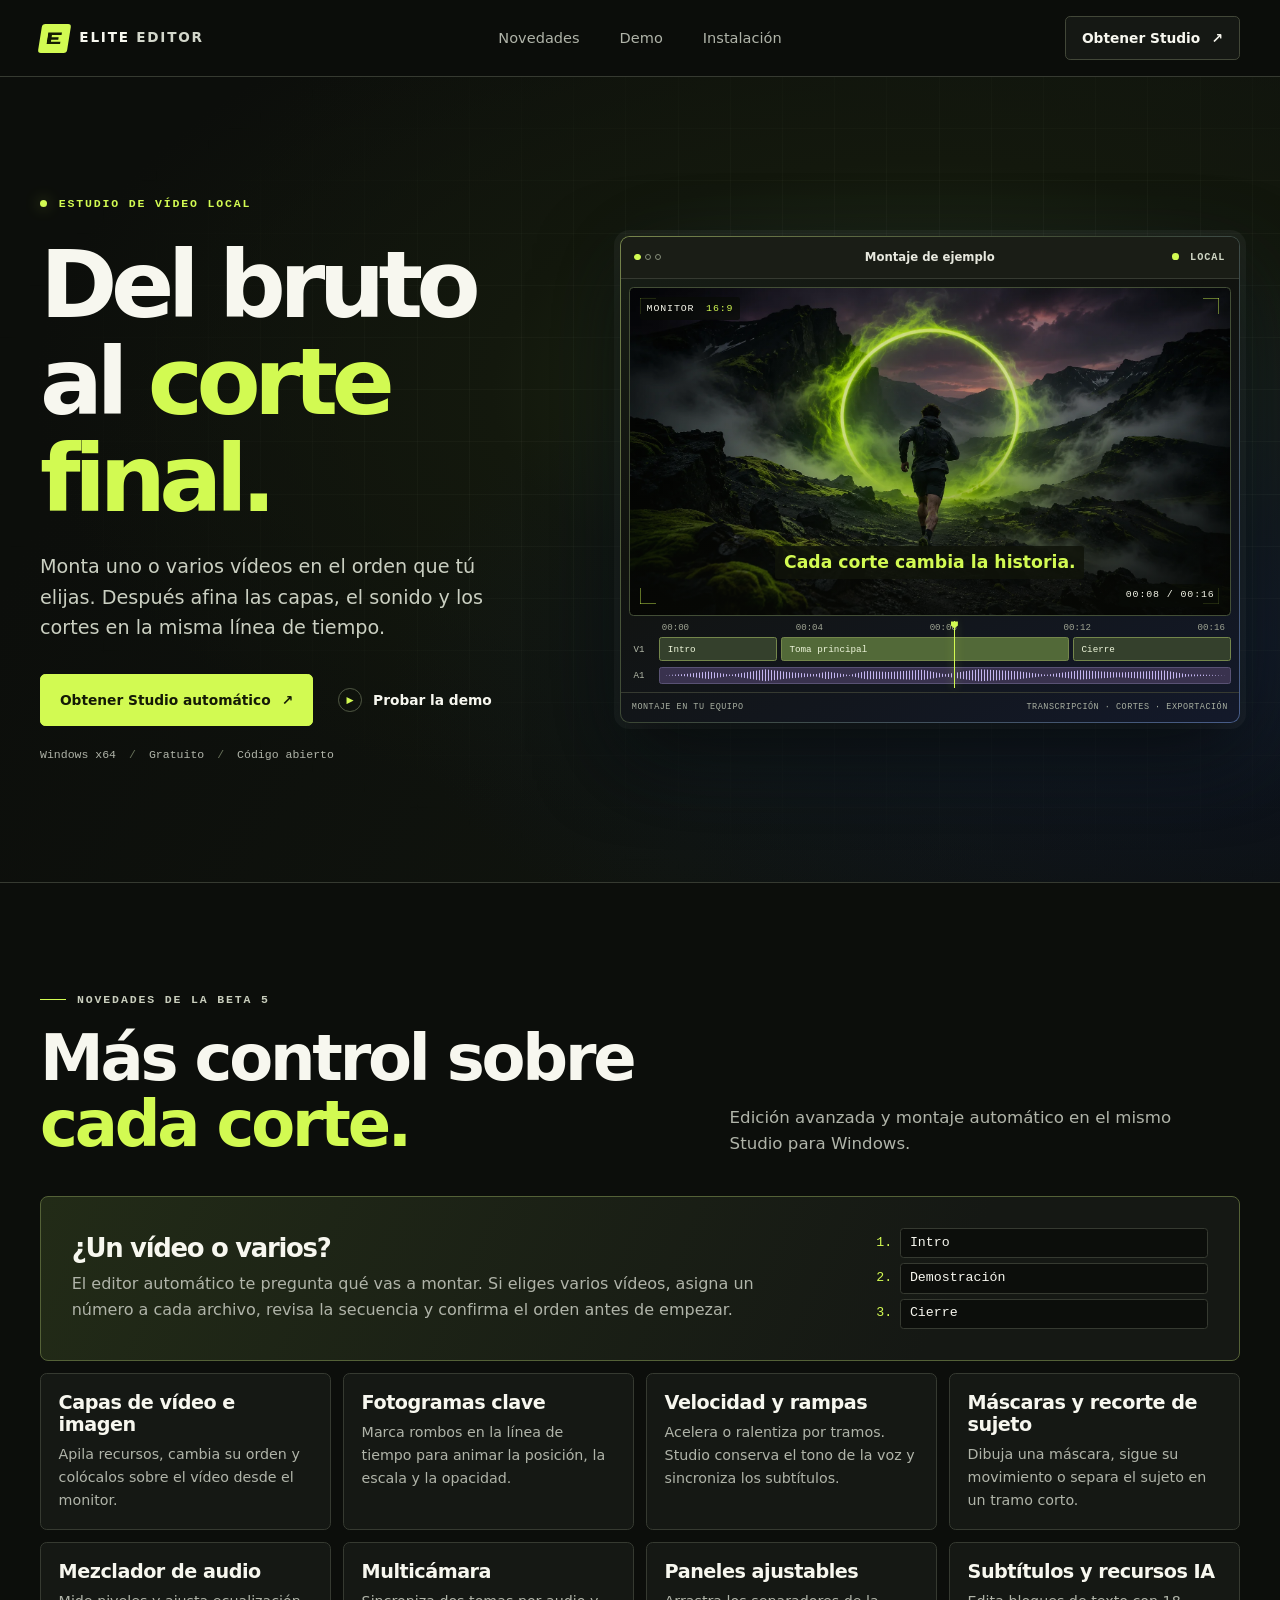
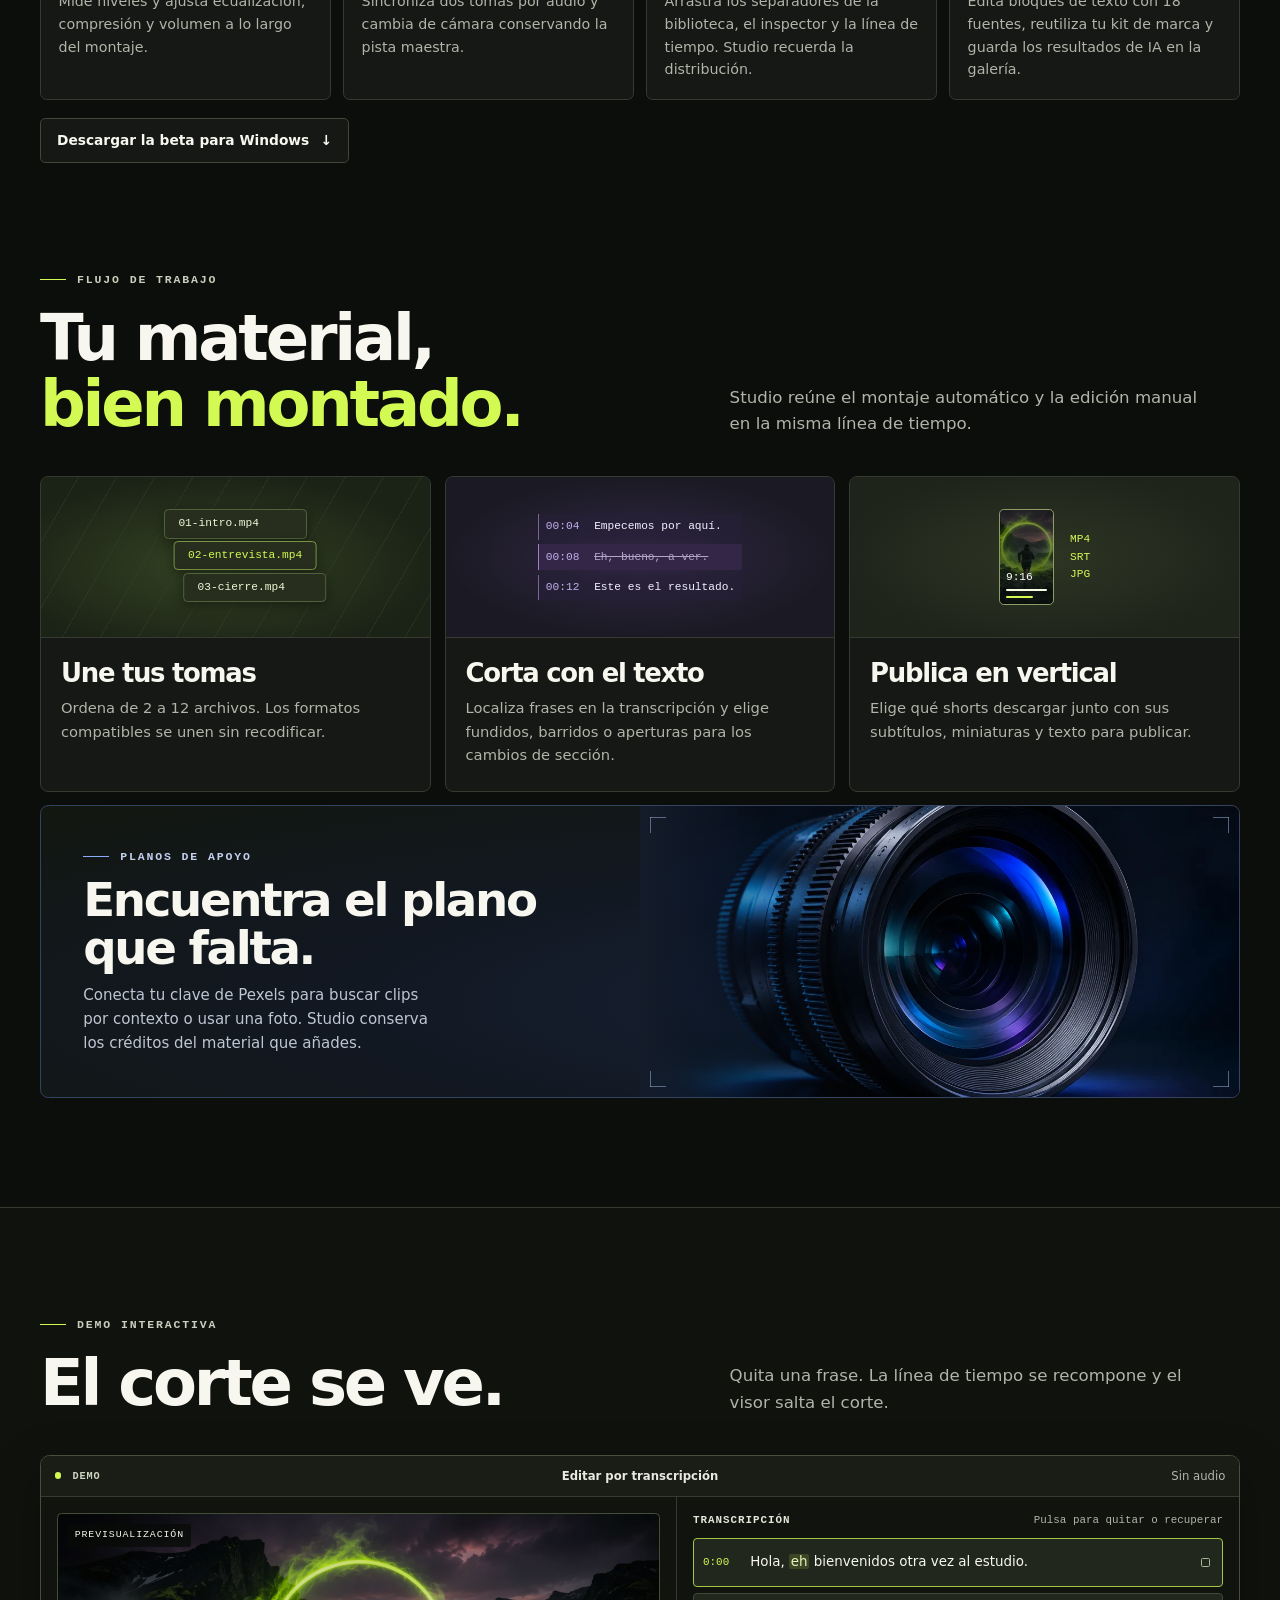
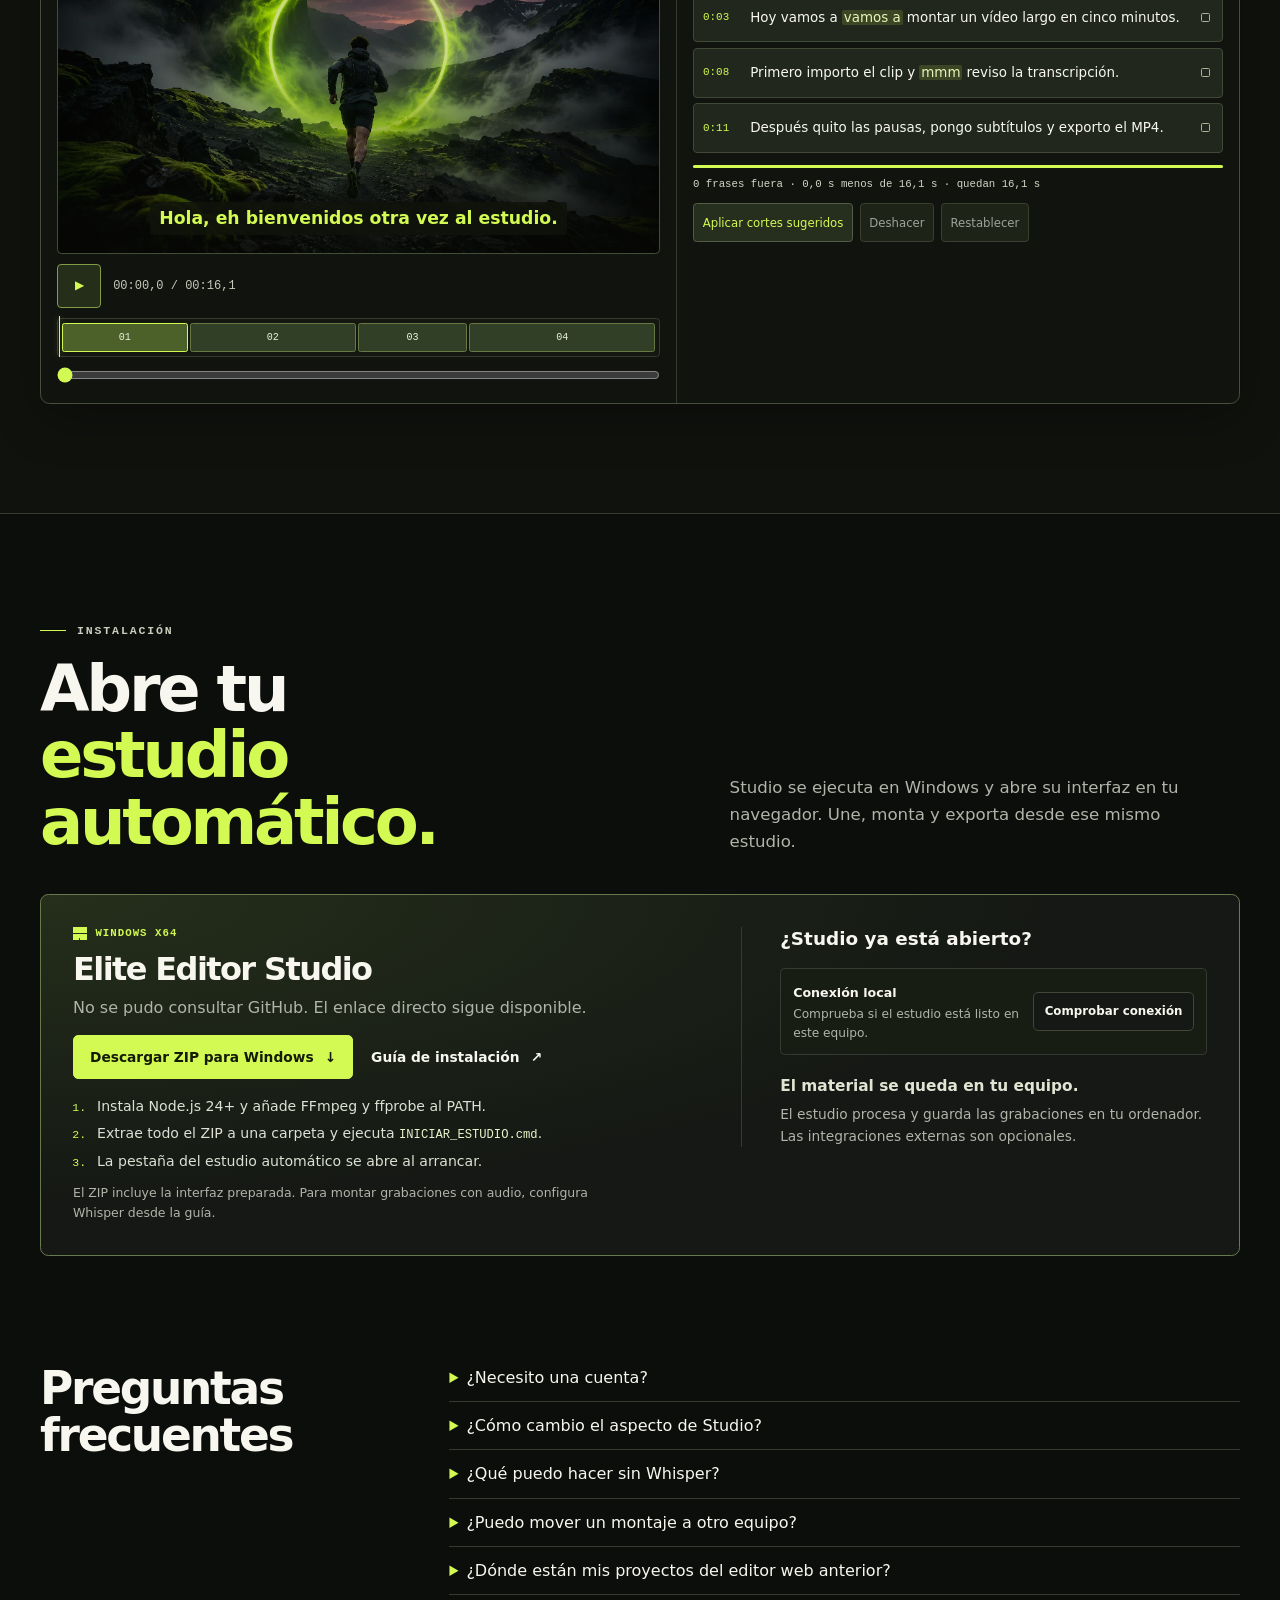
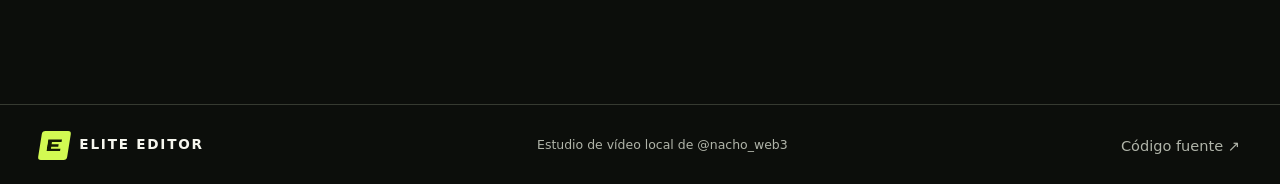
<file: index.html>
<!DOCTYPE html>
<html lang="es">
<head>
	<meta charset="utf-8">
	<meta name="viewport" content="width=device-width, initial-scale=1">
	<title>Elite Editor Studio | Edición de vídeo local</title>
	<meta name="description" content="Edita con capas, fotogramas clave y multicámara, o monta automáticamente uno o varios vídeos. Elite Editor Studio es gratuito y funciona en tu equipo.">
	<meta name="theme-color" content="#0c0e0b">
	<link rel="canonical" href="https://nachoweb3.github.io/elite-editor-landing/">
	<link rel="icon" href="assets/elite-mark.svg" type="image/svg+xml">
	<link rel="manifest" href="site.webmanifest">
	<meta property="og:type" content="website">
	<meta property="og:title" content="Elite Editor Studio">
	<meta property="og:description" content="Del bruto al corte final, en tu equipo.">
	<meta property="og:url" content="https://nachoweb3.github.io/elite-editor-landing/">
	<meta property="og:image" content="https://nachoweb3.github.io/elite-editor-landing/assets/elite-orbit.webp">
	<meta name="twitter:card" content="summary_large_image">
	<link rel="stylesheet" href="assets/landing-orbit.css?v=4.2">
	<script src="assets/landing-app.js?v=orbit-4.1" defer></script>
</head>
<body>
	<a class="skip-link" href="#contenido">Saltar al contenido</a>
	<header class="site-header" id="inicio">
		<div class="wrap header-inner">
			<a class="wordmark" href="#inicio" aria-label="Elite Editor Studio, inicio"><span class="brand-mark" aria-hidden="true"></span><span>ELITE<span class="wordmark-editor"> EDITOR</span></span></a>
			<nav class="lp-links" aria-label="Navegación principal">
				<a href="#novedades">Novedades</a><a href="#demo">Demo</a><a href="#instalar">Instalación</a>
			</nav>
			<a class="btn btn-outline header-launch" href="#abrir-editor" data-studio-entry data-open-label="Abrir Studio"><span data-studio-entry-label>Obtener Studio</span> <span aria-hidden="true">↗</span></a>
			<button type="button" class="lp-menu-btn" aria-controls="lp-mobile-menu" aria-expanded="false" aria-label="Abrir menú de navegación"><span></span><span></span></button>
		</div>
		<nav class="mobile-menu" id="lp-mobile-menu" aria-label="Navegación móvil" hidden>
			<a href="#novedades">Novedades</a><a href="#demo">Demo interactiva</a><a href="#instalar">Instalación</a><a href="#abrir-editor" data-studio-entry data-open-label="Abrir Studio automático"><span data-studio-entry-label>Obtener Studio automático</span> <span aria-hidden="true">↗</span></a>
		</nav>
	</header>
	<main id="contenido" tabindex="-1">
		<section class="hero" aria-labelledby="hero-title">
			<div class="wrap hero-grid">
				<div class="hero-copy">
					<p class="eyebrow"><span class="signal" aria-hidden="true"></span> Estudio de vídeo local</p>
					<h1 id="hero-title">Del bruto<br>al <em>corte final.</em></h1>
					<p class="hero-description">Monta uno o varios vídeos en el orden que tú elijas. Después afina las capas, el sonido y los cortes en la misma línea de tiempo.</p>
					<div class="hero-actions">
						<a class="btn btn-primary" href="#abrir-editor" data-studio-entry data-open-label="Abrir Studio automático"><span data-studio-entry-label>Obtener Studio automático</span> <span aria-hidden="true">↗</span></a>
						<a class="btn btn-text" href="#demo"><span class="play-icon" aria-hidden="true">▶</span> Probar la demo</a>
					</div>
					<p class="hero-meta">Windows x64 <span aria-hidden="true">/</span> Gratuito <span aria-hidden="true">/</span> Código abierto</p>
				</div>
				<figure class="hero-studio" aria-label="Vista ilustrativa del monitor y la línea de tiempo de Elite Editor Studio">
					<div class="studio-bar">
						<span class="window-pips" aria-hidden="true"><i></i><i></i><i></i></span>
						<b>Montaje de ejemplo</b>
						<span class="studio-local"><i></i> LOCAL</span>
					</div>
					<div class="studio-frame">
						<div class="hero-monitor" role="img" aria-label="Fotograma de ejemplo. Una persona corre hacia un círculo luminoso entre montañas.">
							<span class="view-label">MONITOR <span>16:9</span></span>
							<span class="monitor-caption">Cada corte cambia la historia.</span>
							<span class="monitor-time">00:08 / 00:16</span>
						</div>
						<div class="hero-timeline" aria-hidden="true">
							<div class="ruler"><span>00:00</span><span>00:04</span><span>00:08</span><span>00:12</span><span>00:16</span></div>
							<div class="track"><span>V1</span><i class="clip clip-a">Intro</i><i class="clip clip-b">Toma principal</i><i class="clip clip-c">Cierre</i></div>
							<div class="track track-audio"><span>A1</span><i class="clip clip-audio"></i></div>
							<div class="hero-playhead"></div>
						</div>
					</div>
					<figcaption><span>MONTAJE EN TU EQUIPO</span><span>TRANSCRIPCIÓN · CORTES · EXPORTACIÓN</span></figcaption>
				</figure>
			</div>
		</section>

		<section class="section wrap release-section" id="novedades" aria-labelledby="release-heading">
			<div class="section-heading">
				<p class="eyebrow eyebrow-muted">Novedades de la beta 5</p>
				<h2 id="release-heading">Más control sobre <em>cada corte.</em></h2>
				<p>Edición avanzada y montaje automático en el mismo Studio para Windows.</p>
			</div>
			<div class="release-automatic">
				<div>
					<h3>¿Un vídeo o varios?</h3>
					<p>El editor automático te pregunta qué vas a montar. Si eliges varios vídeos, asigna un número a cada archivo, revisa la secuencia y confirma el orden antes de empezar.</p>
				</div>
				<ol aria-label="Ejemplo de orden de montaje">
					<li>Intro</li><li>Demostración</li><li>Cierre</li>
				</ol>
			</div>
			<ul class="release-grid">
				<li><h3>Capas de vídeo e imagen</h3><p>Apila recursos, cambia su orden y colócalos sobre el vídeo desde el monitor.</p></li>
				<li><h3>Fotogramas clave</h3><p>Marca rombos en la línea de tiempo para animar la posición, la escala y la opacidad.</p></li>
				<li><h3>Velocidad y rampas</h3><p>Acelera o ralentiza por tramos. Studio conserva el tono de la voz y sincroniza los subtítulos.</p></li>
				<li><h3>Máscaras y recorte de sujeto</h3><p>Dibuja una máscara, sigue su movimiento o separa el sujeto en un tramo corto.</p></li>
				<li><h3>Mezclador de audio</h3><p>Mide niveles y ajusta ecualización, compresión y volumen a lo largo del montaje.</p></li>
				<li><h3>Multicámara</h3><p>Sincroniza dos tomas por audio y cambia de cámara conservando la pista maestra.</p></li>
				<li><h3>Paneles ajustables</h3><p>Arrastra los separadores de la biblioteca, el inspector y la línea de tiempo. Studio recuerda la distribución.</p></li>
				<li><h3>Subtítulos y recursos IA</h3><p>Edita bloques de texto con 18 fuentes, reutiliza tu kit de marca y guarda los resultados de IA en la galería.</p></li>
			</ul>
			<a class="btn btn-outline" href="#instalar">Descargar la beta para Windows <span aria-hidden="true">↓</span></a>
		</section>

		<section class="section wrap tool-section" id="funciones">
			<div class="section-heading">
				<p class="eyebrow eyebrow-muted">Flujo de trabajo</p>
				<h2>Tu material,<br><em>bien montado.</em></h2>
				<p>Studio reúne el montaje automático y la edición manual en la misma línea de tiempo.</p>
			</div>
			<div class="tools-grid" id="como">
				<article class="tool-card">
					<div class="card-graphic stack-graphic" aria-hidden="true"><span>01-intro.mp4</span><span>02-entrevista.mp4</span><span>03-cierre.mp4</span></div>
					<div class="tool-copy"><h3>Une tus tomas</h3><p>Ordena de 2 a 12 archivos. Los formatos compatibles se unen sin recodificar.</p></div>
				</article>
				<article class="tool-card">
					<div class="card-graphic transcript-graphic" aria-hidden="true"><span><i>00:04</i> Empecemos por aquí.</span><span><i>00:08</i> <s>Eh, bueno, a ver.</s></span><span><i>00:12</i> Este es el resultado.</span></div>
					<div class="tool-copy"><h3>Corta con el texto</h3><p>Localiza frases en la transcripción y elige fundidos, barridos o aperturas para los cambios de sección.</p></div>
				</article>
				<article class="tool-card" id="auto-shorts">
					<div class="card-graphic shorts-graphic" aria-hidden="true"><div><span>9:16</span><i></i><i></i></div><div><span>MP4</span><span>SRT</span><span>JPG</span></div></div>
					<div class="tool-copy" id="creadores"><h3>Publica en vertical</h3><p>Elige qué shorts descargar junto con sus subtítulos, miniaturas y texto para publicar.</p></div>
				</article>
			</div>
			<aside class="resource-note" aria-labelledby="resource-title">
				<div class="resource-copy">
					<p class="eyebrow eyebrow-muted">Planos de apoyo</p>
					<h3 id="resource-title">Encuentra el plano que falta.</h3>
					<p>Conecta tu clave de Pexels para buscar clips por contexto o usar una foto. Studio conserva los créditos del material que añades.</p>
				</div>
				<div class="resource-visual" aria-hidden="true"><img src="assets/studio-lens.webp" width="1120" height="630" alt="" loading="lazy" decoding="async"></div>
			</aside>
		</section>

		<section class="section demo-section" id="demo">
			<div class="wrap">
				<div class="section-heading">
					<p class="eyebrow eyebrow-muted">Demo interactiva</p>
					<h2>El corte se ve.</h2>
					<p>Quita una frase. La línea de tiempo se recompone y el visor salta el corte.</p>
				</div>
				<div class="demo-studio" data-transcript role="group" aria-label="Transcripción de ejemplo">
					<div class="studio-bar demo-bar"><span class="studio-local"><i></i> DEMO</span><b>Editar por transcripción</b><span class="demo-silent">Sin audio</span></div>
					<div class="demo-grid">
						<div class="demo-review">
							<div class="demo-screen">
								<span class="view-label">PREVISUALIZACIÓN</span>
								<p data-demo-caption>Hola, eh bienvenidos otra vez al estudio.</p>
							</div>
							<div class="demo-transport">
								<button type="button" class="demo-play" data-demo-play aria-label="Reproducir demostración" hidden><span aria-hidden="true">▶</span></button>
								<time data-demo-clock>00:00,0 / 00:16,1</time>
							</div>
							<div class="demo-track-wrap">
								<div class="demo-track" data-demo-track aria-label="Segmentos de la línea de tiempo" role="group"></div>
								<input class="demo-scrub" data-demo-scrub type="range" min="0" max="16.1" value="0" step="0.1" aria-label="Posición del montaje" hidden>
							</div>
						</div>
						<div class="lp-transcript">
							<div class="lp-transcript-head"><b>TRANSCRIPCIÓN</b><span>Pulsa para quitar o recuperar</span></div>
							<button type="button" class="lp-line" aria-pressed="false" data-duration="3.4"><time datetime="PT0S">0:00</time><span>Hola, <mark>eh</mark> bienvenidos otra vez al estudio.</span><i></i></button>
							<button type="button" class="lp-line" aria-pressed="false" data-duration="4.6"><time datetime="PT3.4S">0:03</time><span>Hoy vamos a <mark>vamos a</mark> montar un vídeo largo en cinco minutos.</span><i></i></button>
							<button type="button" class="lp-line" aria-pressed="false" data-duration="2.9"><time datetime="PT8S">0:08</time><span>Primero importo el clip y <mark>mmm</mark> reviso la transcripción.</span><i></i></button>
							<button type="button" class="lp-line" aria-pressed="false" data-duration="5.2"><time datetime="PT10.9S">0:11</time><span>Después quito las pausas, pongo subtítulos y exporto el MP4.</span><i></i></button>
							<div class="lp-transcript-foot">
								<div class="lp-transcript-bar" aria-hidden="true"><i data-demo-bar></i></div>
								<p class="lp-demo-total" role="status" data-demo-total>0 frases fuera · quedan 16,1 s</p>
								<div class="lp-demo-actions" data-demo-actions hidden>
									<button type="button" data-demo-suggest>Aplicar cortes sugeridos</button>
									<button type="button" data-demo-undo aria-disabled="true">Deshacer</button>
									<button type="button" data-demo-reset aria-disabled="true">Restablecer</button>
								</div>
							</div>
						</div>
					</div>
					<noscript><p class="noscript">Activa JavaScript para probar los cortes y la reproducción de la demo.</p></noscript>
				</div>
			</div>
		</section>

		<section class="section wrap install" id="instalar">
			<div class="section-heading">
				<p class="eyebrow eyebrow-muted">Instalación</p>
				<h2>Abre tu<br><em>estudio automático.</em></h2>
				<p>Studio se ejecuta en Windows y abre su interfaz en tu navegador. Une, monta y exporta desde ese mismo estudio.</p>
			</div>
			<article class="download-card" id="abrir-editor">
				<div class="setup-flow">
					<div class="install-platform"><span class="windows-icon" aria-hidden="true"></span> WINDOWS X64</div>
					<h3>Elite Editor Studio</h3>
					<p data-release-status role="status">Beta v0.3.0-beta.5 · Descomprime el ZIP en una carpeta.</p>
					<div class="install-actions">
						<a class="btn btn-primary" href="https://github.com/nachoweb3/elite-editor/releases/download/v0.3.0-beta.5/Elite-Editor-Windows-x64-v0.3.0-beta.5.zip" data-release-link data-release-tag="v0.3.0-beta.5">Descargar ZIP para Windows <span aria-hidden="true">↓</span></a>
						<a class="btn btn-text" href="https://github.com/nachoweb3/elite-editor/blob/v0.3.0-beta.5/studio/README.md">Guía de instalación <span aria-hidden="true">↗</span></a>
					</div>
					<ol class="setup-steps">
						<li>Instala Node.js 24+ y añade FFmpeg y ffprobe al PATH.</li>
						<li>Extrae todo el ZIP a una carpeta y ejecuta <code>INICIAR_ESTUDIO.cmd</code>.</li>
						<li>La pestaña del estudio automático se abre al arrancar.</li>
					</ol>
					<p class="setup-note">El ZIP incluye la interfaz preparada. Para montar grabaciones con audio, configura Whisper desde la guía.</p>
				</div>
				<div class="studio-access">
					<h4>¿Studio ya está abierto?</h4>
					<div class="local-check" data-engine-state="unknown">
						<div><b>Conexión local</b><p role="status" data-engine-label>Comprueba si el estudio está listo en este equipo.</p></div>
						<button type="button" class="btn btn-outline" data-engine-check hidden>Comprobar conexión</button>
					</div>
					<a class="launch-inline" href="http://127.0.0.1:5173/?workspace=automatic" data-studio-url target="_blank" rel="noreferrer" hidden>Abrir Studio automático <span aria-hidden="true">↗</span></a>
					<div class="privacy-card" id="local"><b>El material se queda en tu equipo.</b><p>El estudio procesa y guarda las grabaciones en tu ordenador. Las integraciones externas son opcionales.</p></div>
				</div>
			</article>
		</section>

		<section id="faq" class="section wrap faq">
			<h2>Preguntas frecuentes</h2>
			<div>
				<details><summary>¿Necesito una cuenta?</summary><p>Studio utiliza una cuenta local para tus proyectos.</p></details>
				<details><summary>¿Cómo cambio el aspecto de Studio?</summary><p>En el menú Tema visual del estudio instalado puedes elegir Azul cobalto o Lima. Los dos temas incluyen las mismas herramientas de montaje automático.</p></details>
				<details><summary>¿Qué puedo hacer sin Whisper?</summary><p>Unir clips, editar a mano y exportar con FFmpeg. Whisper permite transcribir y montar de forma automática grabaciones con audio.</p></details>
				<details><summary>¿Puedo mover un montaje a otro equipo?</summary><p>Usa Paquete .zip en Studio para guardar el montaje y los recursos que utiliza. Puedes recuperarlo desde la galería multimedia.</p></details>
				<details><summary>¿Dónde están mis proyectos del editor web anterior?</summary><p>Siguen en el navegador donde los creaste. <a class="legacy-link" href="./editor/#/projects">Editor manual (sin automatización) <span aria-hidden="true">↗</span></a></p></details>
			</div>
		</section>
	</main>
	<footer class="site-footer">
		<div class="wrap footer-inner"><a class="wordmark" href="#inicio"><span class="brand-mark" aria-hidden="true"></span> ELITE EDITOR</a><span>Estudio de vídeo local de @nacho_web3</span><a href="https://github.com/nachoweb3/elite-editor">Código fuente <span aria-hidden="true">↗</span></a></div>
	</footer>
</body>
</html>
</file>
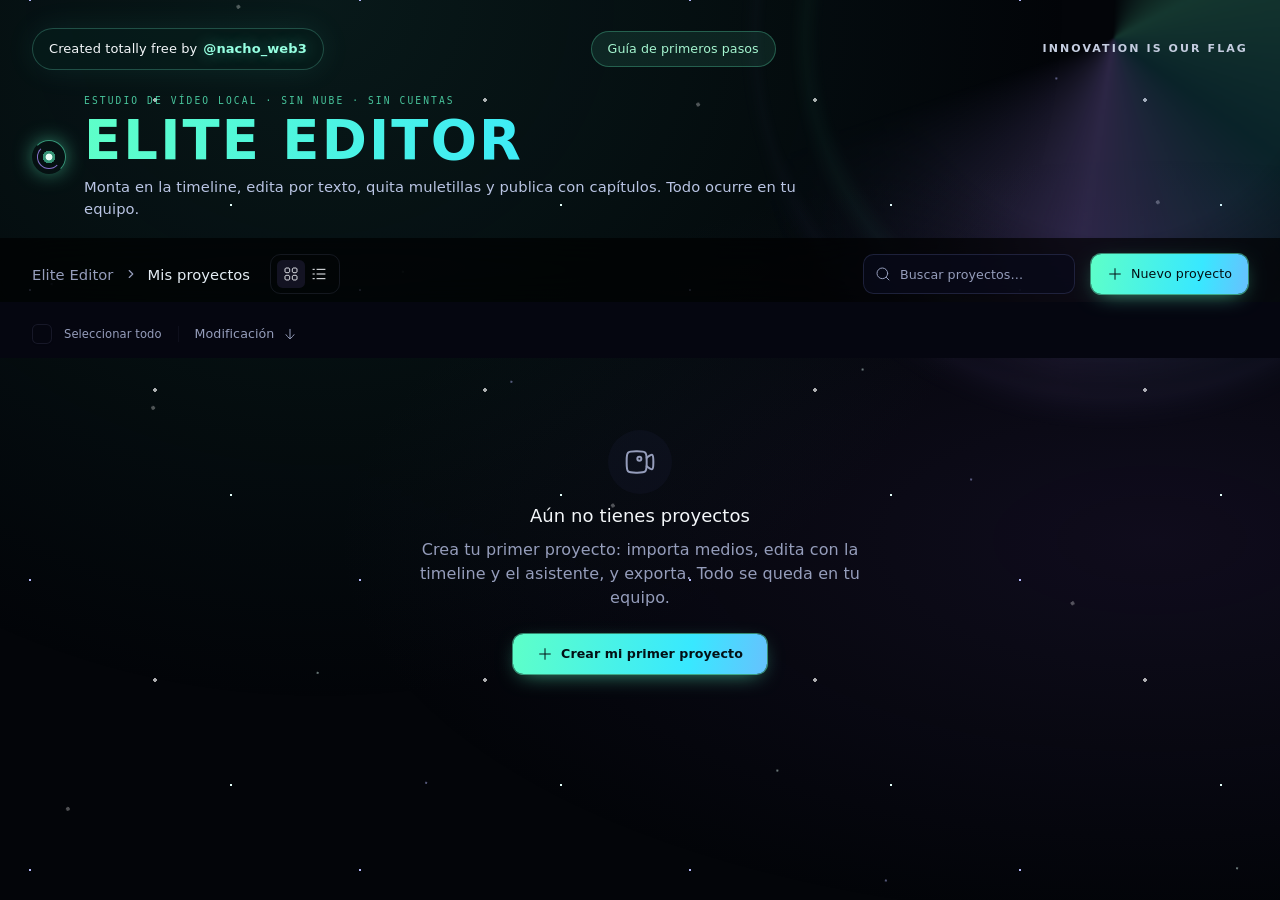
<file: editor/index.html>
<!doctype html><html lang="es" class="dark"><head><meta charset="UTF-8"><meta name="viewport" content="width=device-width,initial-scale=1"><title>Elite Editor · Editor online</title>  <script type="module" crossorigin src="./assets/index-C_t279Mf.js"></script>
</head><body class="xeno font-sans antialiased"><div id="root"><p style="padding:2rem;color:white;background:#03040b">Abriendo Elite Editor…</p></div></body></html>
</file>
<file: assets/landing-orbit.css>
:root {
	color-scheme: dark;
	--canvas: #0c0e0b;
	--panel: #151814;
	--panel-raised: #1b1e18;
	--text: #f7f7ef;
	--muted: #b0b4a9;
	--line: #363a31;
	--accent: #d2fa52;
	--lavender: #beb0eb;
	--mono: "Cascadia Mono", "SFMono-Regular", Consolas, monospace;
	--sans: "Inter", "Aptos", "Segoe UI", system-ui, sans-serif;
}
* { box-sizing: border-box; }
html { scroll-behavior: smooth; scroll-padding-top: 6rem; }
body { margin: 0; background: var(--canvas); color: var(--text); font: 1rem/1.6 var(--sans); }
[hidden] { display: none !important; }
::selection { background: var(--accent); color: var(--canvas); }
:focus-visible { outline: 2px solid var(--accent); outline-offset: 4px; }
a { color: inherit; text-decoration: none; }
button, input { font: inherit; }
button { cursor: pointer; }
button:disabled, button[aria-disabled="true"] { cursor: default; }
h1, h2, h3, p, figure { margin: 0; }
h1, h2, h3 { font-weight: 760; line-height: 1.04; letter-spacing: -.05em; }
h1 { font-size: clamp(3.55rem, 7.3vw, 7rem); letter-spacing: -.071em; }
h2 { font-size: clamp(2.5rem, 5vw, 4.7rem); }
h3 { font-size: 1.62rem; }
h1 em, h2 em { color: var(--accent); font-style: normal; }
.wrap { width: min(100% - 5rem, 85rem); margin-inline: auto; }
.section { padding-block: clamp(4.4rem, 8.5vw, 8rem); }
.skip-link { position: fixed; z-index: 9; top: .65rem; left: .65rem; padding: .75rem 1rem; background: var(--accent); color: #141a06; transform: translateY(-140%); }
.skip-link:focus { transform: none; }

.site-header {
	position: sticky;
	z-index: 5;
	inset-block-start: 0;
	border-bottom: 1px solid var(--line);
	background: rgb(12 14 11 / 94%);
	backdrop-filter: blur(16px);
}
.header-inner { min-height: 4.75rem; display: grid; grid-template-columns: 1fr auto 1fr; align-items: center; gap: 1rem; }
.wordmark { display: inline-flex; align-items: center; gap: .66rem; font-size: .85rem; font-weight: 800; letter-spacing: .13em; line-height: 1; white-space: nowrap; justify-self: start; }
.wordmark-editor { color: #d3d7cb; }
.brand-mark {
	display: inline-grid; place-items: center; color: #131b03; width: 1.8rem; height: 1.8rem;
	background: var(--accent); border-radius: .2rem; transform: skewX(-9deg);
}
.brand-mark::after { content: ""; width: .88rem; height: .74rem; background: currentColor; clip-path: polygon(0 0, 100% 0, 100% 22%, 29% 22%, 29% 40%, 79% 40%, 79% 62%, 29% 62%, 29% 78%, 100% 78%, 100% 100%, 0 100%); }
.lp-links { display: flex; gap: 2.5rem; }
.lp-links a, .site-footer > div > a:last-child { color: var(--muted); font-size: .91rem; transition: color .18s; }
.lp-links a:hover, .site-footer > div > a:last-child:hover { color: var(--accent); }
.header-launch { justify-self: end; }
.lp-menu-btn { display: none; width: 2.75rem; height: 2.75rem; padding: .78rem .65rem; color: var(--text); border: 1px solid var(--line); border-radius: .35rem; background: var(--panel); }
.lp-menu-btn span { display: block; width: 100%; height: 1px; background: currentColor; }
.lp-menu-btn span + span { margin-top: .35rem; }
.mobile-menu { display: none; }

.btn {
	display: inline-flex; min-height: 2.8rem; width: fit-content; align-items: center; justify-content: space-between; gap: .7rem;
	border: 1px solid transparent; border-radius: .32rem; padding: .64rem 1rem;
	font-size: .86rem; font-weight: 680; line-height: 1.2; transition: background .18s, border-color .18s, color .18s;
}
.btn span { flex: 0 0 auto; }
.btn-primary { background: var(--accent); color: #141a06; border-color: var(--accent); font-weight: 780; }
.btn-primary:hover { background: #e2ff8a; border-color: #e2ff8a; }
.btn-outline { color: var(--text); border-color: #424738; background: var(--panel); }
.btn-outline:hover { border-color: var(--accent); color: var(--accent); }
.btn-text { color: var(--text); padding-inline: .5rem; }
.btn-text:hover { color: var(--accent); }
.play-icon { display: inline-grid; place-items: center; width: 1.48rem; height: 1.48rem; font-size: .58rem; border: 1px solid #505843; color: var(--accent); border-radius: 50%; }

.hero {
	position: relative; isolation: isolate; border-bottom: 1px solid var(--line);
	background:
		radial-gradient(ellipse at 91% 72%, #111d3b8c 0%, transparent 47%),
		radial-gradient(ellipse at 72% 39%, #26331b 0%, #13180d 33%, transparent 68%),
		linear-gradient(120deg, #0c0e0b 17%, #10140e 65%, #0c0e0b 100%);
}
.hero::before {
	content: ""; position: absolute; inset: 0; z-index: -1; pointer-events: none;
	background: repeating-linear-gradient(to right, transparent 0 3.2rem, #aab99911 3.2rem calc(3.2rem + 1px)),
		repeating-linear-gradient(to bottom, transparent 0 3.2rem, #aab99911 3.2rem calc(3.2rem + 1px));
	mask-image: radial-gradient(ellipse at 78% 44%, black 15%, transparent 74%);
}
.hero-grid { display: grid; grid-template-columns: minmax(0, .92fr) minmax(0, 1.08fr); align-items: center; gap: clamp(1.6rem, 4vw, 4.1rem); padding-block: clamp(4.2rem, 9.3vw, 9rem); }
.hero-copy, .hero-studio { min-width: 0; }
.eyebrow { display: flex; gap: .72rem; align-items: center; margin-bottom: 1.5rem; color: var(--accent); font: 650 .72rem/1.35 var(--mono); letter-spacing: .16em; text-transform: uppercase; }
.eyebrow-muted { color: #c9cebd; }
.eyebrow-muted::before { content: ""; width: 1.6rem; height: 1px; background: var(--accent); }
.signal { width: .45rem; height: .45rem; border-radius: 50%; background: var(--accent); box-shadow: 0 0 .9rem #d2fa5270; }
.hero-description { color: #cacfc1; max-width: 30rem; font-size: clamp(1.07rem, 1.5vw, 1.28rem); margin-top: 1.55rem; }
.hero-actions, .install-actions { display: flex; align-items: center; flex-wrap: wrap; gap: .58rem 1rem; margin-top: 1.9rem; }
.hero-actions .btn { min-height: 3.2rem; }
.hero-actions .btn-primary { padding-inline: 1.18rem; }
.hero-meta { margin-top: 1.25rem; color: var(--muted); font: .72rem/1.5 var(--mono); }
.hero-meta span { color: #68715a; margin-inline: .38rem; }
.hero-studio, .demo-studio { border: 1px solid #474e3b; background: #11130f; border-radius: .6rem; overflow: hidden; }
.hero-studio {
	border-color: transparent;
	background: linear-gradient(155deg, #171e16, #11130f 42%, #13192a) padding-box,
		linear-gradient(135deg, #77854c, #3b4635 45%, #485d89) border-box;
	box-shadow: 0 2rem 5rem #030501b0, 0 0 0 .38rem #a4aeb013, 1rem 1.5rem 6rem #335ca121;
}
.studio-bar { display: grid; align-items: center; grid-template-columns: 1fr auto 1fr; gap: .5rem; min-height: 2.6rem; padding: .5rem .85rem; background: #1a1d16; border-bottom: 1px solid var(--line); color: #e8e9df; font-size: .73rem; }
.window-pips { display: flex; gap: .25rem; }
.window-pips i { width: .4rem; height: .4rem; border-radius: 50%; border: 1px solid #858d79; }
.window-pips i:first-child { background: var(--accent); border-color: var(--accent); }
.studio-local { justify-self: end; color: #ced5c3; font: 650 .64rem/1 var(--mono); letter-spacing: .09em; white-space: nowrap; }
.studio-local i { display: inline-block; width: .42rem; height: .42rem; background: var(--accent); border-radius: 50%; margin-right: .25rem; }
.studio-frame { padding: .52rem .52rem 0; }
.hero-monitor, .demo-screen {
	position: relative; isolation: isolate; display: flex; align-items: flex-end; justify-content: center; aspect-ratio: 1.83;
	overflow: hidden; border: 1px solid #434e36; border-radius: .28rem; background-color: #1c2718;
	background-image: linear-gradient(180deg, #11160f25 45%, #0a0c079c 100%), url("elite-orbit.webp"), url("demo-lake.webp");
	background-size: cover; background-position: center;
}
.hero-monitor::after, .resource-visual::after {
	content: ""; position: absolute; z-index: 0; inset: .65rem; pointer-events: none;
	--framing: #d2fa5270;
	--bracket: 1rem;
	background: linear-gradient(var(--framing), var(--framing)) 0 0 / var(--bracket) 1px,
		linear-gradient(var(--framing), var(--framing)) 0 0 / 1px var(--bracket),
		linear-gradient(var(--framing), var(--framing)) 100% 0 / var(--bracket) 1px,
		linear-gradient(var(--framing), var(--framing)) 100% 0 / 1px var(--bracket),
		linear-gradient(var(--framing), var(--framing)) 0 100% / var(--bracket) 1px,
		linear-gradient(var(--framing), var(--framing)) 0 100% / 1px var(--bracket),
		linear-gradient(var(--framing), var(--framing)) 100% 100% / var(--bracket) 1px,
		linear-gradient(var(--framing), var(--framing)) 100% 100% / 1px var(--bracket);
	background-repeat: no-repeat;
}
.view-label, .monitor-time { position: absolute; z-index: 1; font: .62rem/1 var(--mono); letter-spacing: .09em; color: #f5f6e9; padding: .4rem .44rem; border-radius: .17rem; background: #080b07b5; }
.view-label { inset: .6rem auto auto .6rem; }
.view-label span { margin-left: .3rem; color: var(--accent); }
.monitor-time { inset: auto .5rem .5rem auto; }
.monitor-caption, .demo-screen p { position: relative; z-index: 1; padding: .32rem .55rem; background: #10130ad9; color: var(--accent); font-size: clamp(.74rem, 1.4vw, 1.08rem); font-weight: 780; line-height: 1.35; border-radius: .18rem; text-align: center; }
.monitor-caption { margin: 0 .7rem 2.2rem; }
.hero-timeline { position: relative; padding: .45rem 0 .53rem; }
.ruler { display: flex; justify-content: space-between; color: #9ea392; margin-left: 2.05rem; padding-right: .36rem; text-align: right; font: .57rem/1 var(--mono); }
.track { display: flex; align-items: center; gap: .24rem; margin-top: .34rem; overflow: hidden; }
.track > span { flex: 0 0 1.65rem; color: #b6bcab; padding-left: .28rem; font: .57rem/1 var(--mono); }
.clip { flex: 1; min-width: 0; white-space: nowrap; overflow: hidden; text-overflow: ellipsis; padding: .34rem .48rem; border: 1px solid #74864b; border-radius: .16rem; color: #eef6db; background: #34402c; font: normal .58rem/1.2 var(--mono); }
.clip-b { flex: 2.7; background: #526938; }
.clip-c { flex: 1.4; }
.clip-audio { position: relative; min-height: 1.05rem; border-color: #595274; background: #39324e; }
.clip-audio::after {
	content: ""; position: absolute; inset: .05rem .2rem; background: repeating-linear-gradient(90deg, #c5b6f2 0 1px, transparent 1px 3px);
	clip-path: polygon(0 50%, 4% 41%, 8% 22%, 12% 46%, 18% 5%, 22% 26%, 27% 42%, 29% 22%, 33% 48%, 36% 19%, 40% 26%, 46% 8%, 50% 42%, 56% 4%, 63% 20%, 68% 47%, 74% 12%, 81% 30%, 89% 15%, 93% 43%, 100% 50%, 93% 59%, 89% 87%, 81% 65%, 74% 83%, 68% 54%, 63% 81%, 56% 96%, 50% 59%, 46% 86%, 40% 76%, 36% 81%, 33% 54%, 29% 80%, 27% 58%, 22% 75%, 18% 95%, 12% 55%, 8% 78%, 4% 58%);
}
.hero-playhead { position: absolute; top: .36rem; bottom: .24rem; left: 54%; width: 1px; background: var(--accent); box-shadow: 0 0 .55rem #c6f33caa; }
.hero-playhead::before { content: ""; position: absolute; top: 0; left: -3px; width: 7px; height: 7px; background: var(--accent); clip-path: polygon(0 0, 100% 0, 100% 60%, 50% 100%, 0 60%); }
.hero-studio figcaption { display: flex; flex-wrap: wrap; justify-content: space-between; column-gap: .5rem; row-gap: .2rem; padding: .52rem .7rem; border-top: 1px solid var(--line); color: #a8afa1; font: .53rem/1.45 var(--mono); letter-spacing: .06em; }

.section-heading { display: grid; grid-template-columns: minmax(0, 1.12fr) minmax(0, .88fr); align-items: end; column-gap: 2.5rem; row-gap: .1rem; margin-bottom: 2.4rem; }
.section-heading .eyebrow { grid-column: 1/-1; margin-bottom: 1rem; }
.section-heading > p:last-child { max-width: 30rem; color: var(--muted); font-size: 1.04rem; }
.release-section { padding-bottom: 0; }
.release-automatic {
	display: grid; grid-template-columns: minmax(0, 1.4fr) minmax(15rem, .6fr); gap: 1.5rem; align-items: center;
	padding: clamp(1.1rem, 2.4vw, 2rem); border: 1px solid #546137; border-radius: .5rem;
	background: linear-gradient(115deg, #222b17, var(--panel) 75%);
}
.release-automatic p { color: var(--muted); margin-top: .6rem; max-width: 46rem; }
.release-automatic ol { display: grid; gap: .32rem; margin: 0; padding-inline-start: 1.6rem; font: .83rem/1.4 var(--mono); }
.release-automatic li { padding: .3rem .55rem; border: 1px solid var(--line); background: var(--canvas); border-radius: .22rem; }
.release-automatic li::marker { color: var(--accent); }
.release-grid { display: grid; grid-template-columns: repeat(4, minmax(0, 1fr)); gap: .75rem; list-style: none; padding: 0; margin: .8rem 0 1.15rem; }
.release-grid li { padding: 1.1rem; border: 1px solid var(--line); border-radius: .42rem; background: var(--panel); }
.release-grid h3 { font-size: 1.2rem; line-height: 1.15; letter-spacing: -.025em; }
.release-grid p { color: var(--muted); font-size: .89rem; margin-top: .45rem; }
@media (max-width: 1000px) { .release-grid { grid-template-columns: repeat(2, minmax(0, 1fr)); } }
@media (max-width: 620px) { .release-automatic, .release-grid { grid-template-columns: minmax(0, 1fr); } }
.tools-grid { display: grid; grid-template-columns: repeat(3, minmax(0, 1fr)); gap: .85rem; }
.tool-card { display: flex; flex-direction: column; overflow: hidden; min-width: 0; background: var(--panel); border: 1px solid var(--line); border-radius: .5rem; }
.tool-copy { flex: 1; padding: 1.35rem 1.25rem 1.5rem; border-top: 1px solid var(--line); }
.tool-copy p { color: var(--muted); margin-top: .58rem; font-size: .92rem; }
.card-graphic { display: grid; align-content: center; justify-content: center; min-height: 10rem; padding: .85rem; overflow: hidden; font: .7rem/1.2 var(--mono); }
.stack-graphic { background: radial-gradient(ellipse at 45% 55%, #344424 0%, transparent 74%), repeating-linear-gradient(120deg, #1b2216 0 2rem, #26301f 2rem calc(2rem + 1px)); }
.stack-graphic span { display: block; margin: -.04rem 0 .18rem; padding: .44rem .85rem; border: 1px solid #52613d; background: #272e1e; color: #eff7d8; border-radius: .27rem; box-shadow: 0 .24rem .7rem #090d0780; }
.stack-graphic span:nth-child(2) { transform: translateX(.6rem); border-color: #7a9343; color: var(--accent); }
.stack-graphic span:nth-child(3) { transform: translateX(1.2rem); }
.transcript-graphic { gap: .28rem; background: radial-gradient(ellipse at center, #302645 0%, #1b1a24 70%); color: #f5f0ff; }
.transcript-graphic span { padding: .38rem .44rem; border-inline-start: 1px solid #786497; background: #2721389a; }
.transcript-graphic span:nth-child(2) { border-color: #a47fb9; background: #342647; }
.transcript-graphic i { color: var(--lavender); font-style: normal; margin-right: .5rem; }
.transcript-graphic s { color: #b2a6c9; }
.shorts-graphic { grid-auto-flow: column; align-items: center; gap: 1rem; background: radial-gradient(ellipse, #2e3523, #1f241b 75%); }
.shorts-graphic div { display: grid; gap: .28rem; color: var(--accent); }
.shorts-graphic div:first-child {
	width: 3.45rem; height: 6rem; padding: .38rem; align-content: end; border: 1px solid #8e9d66; border-radius: .3rem; color: #fff;
	background-image: linear-gradient(#171b1460, #0a120fb0), url("elite-orbit.webp"), url("demo-lighthouse.webp"); background-size: cover; background-position: center;
}
.shorts-graphic i { height: .16rem; background: #f5fce1; border-radius: .1rem; }
.shorts-graphic i:last-child { width: 65%; background: var(--accent); }
.resource-note {
	display: grid; grid-template-columns: minmax(0, 1fr) minmax(0, 1fr); align-items: stretch; margin-top: .85rem;
	border: 1px solid #334360; border-radius: .52rem; overflow: hidden;
	background: radial-gradient(ellipse at 97% 67%, #1b2842 0%, #121822 52%, #121710 100%);
}
.resource-copy { align-self: center; padding: clamp(1rem, 3.3vw, 2.75rem); }
.resource-copy .eyebrow { margin-bottom: .72rem; color: #c4d0ef; }
.resource-copy .eyebrow::before { background: #8cabff; }
.resource-copy h3 { max-width: 19ch; font-size: clamp(1.65rem, 3.65vw, 3.2rem); }
.resource-copy h3 + p { margin-top: .62rem; max-width: 37ch; color: #bdc6d3; font-size: .94rem; }
.resource-visual {
	position: relative; min-height: 12rem; isolation: isolate;
	background: #111a2b url("demo-lighthouse.webp") center / cover;
}
.resource-visual img { position: absolute; inset: 0; width: 100%; height: 100%; object-fit: cover; object-position: 50% 50%; }
.resource-visual::before { content: ""; position: absolute; z-index: 1; inset: 0; pointer-events: none; background: linear-gradient(90deg, #141c2a 0%, #10172535 22%, transparent 56%); }
.resource-visual::after { z-index: 1; --framing: #b1c7f375; }

.demo-section { border-block: 1px solid var(--line); background: #10120e; }
.demo-studio { box-shadow: 0 .9rem 3rem #0004; }
.demo-bar .studio-local { justify-self: start; }
.demo-silent { justify-self: end; color: var(--muted); }
.demo-grid { display: grid; grid-template-columns: minmax(0, 1.06fr) minmax(0, .94fr); }
.demo-review { padding: 1rem; min-width: 0; }
.demo-screen { aspect-ratio: 1.77; background-position: var(--demo-pan, 50%) center; }
.demo-screen p { margin: 0 .65rem 1.12rem; max-width: min(92%, 31rem); }
.demo-transport { display: flex; align-items: center; gap: .76rem; padding-block: .64rem; color: #c4cab9; font: .75rem/1 var(--mono); }
.demo-play { display: grid; place-items: center; width: 2.75rem; height: 2.75rem; border: 1px solid #829b47; border-radius: .25rem; background: #252e18; color: var(--accent); }
.demo-play:hover { background: #374526; }
.demo-play:disabled { opacity: .5; }
.demo-track-wrap { display: grid; gap: .38rem; }
.demo-track { position: relative; display: flex; gap: 2px; min-height: 2.4rem; border: 1px solid var(--line); border-radius: .23rem; padding: .24rem; background: #131710; }
.demo-track:empty::before, .demo-track[data-empty]::before { content: ""; display: block; width: 100%; background: repeating-linear-gradient(135deg, #1e2419 0 4px, #171b14 4px 8px); }
.demo-track:not(:empty):not([data-empty])::after {
	content: ""; position: absolute; inset: -.2rem auto -.05rem clamp(1px, var(--demo-progress, 0%), calc(100% - 1px));
	width: 1px; background: var(--accent); pointer-events: none; box-shadow: 0 0 .45rem #d2fa5278;
}
.demo-segment {
	display: block; min-width: 0; overflow: hidden; border: 1px solid #677843; border-radius: .15rem;
	color: #ecf2de; background: #303f25; padding: 0 .35rem; white-space: nowrap; text-overflow: clip; font: .63rem/1 var(--mono);
}
.demo-segment[aria-current="true"] { border-color: var(--accent); background: #4c602a; }
.demo-scrub { display: block; width: 100%; min-height: 1.5rem; margin: 0; accent-color: var(--accent); cursor: ew-resize; }
.lp-transcript { border-left: 1px solid var(--line); padding: 1rem; min-width: 0; }
.lp-transcript-head { display: flex; justify-content: space-between; flex-wrap: wrap; gap: .35rem; margin-bottom: .6rem; color: var(--muted); font: .68rem/1.35 var(--mono); }
.lp-transcript-head b { color: #e3e7d8; letter-spacing: .09em; }
.lp-line {
	display: grid; grid-template-columns: 2.45rem minmax(0, 1fr) .75rem; gap: .5rem; align-items: center;
	width: 100%; min-height: 3.1rem; background: #22271d; border: 1px solid #3f4935; border-radius: .25rem; color: var(--text);
	text-align: left; padding: .46rem .57rem; font-size: .84rem; line-height: 1.35; margin: 0 0 .35rem;
}
.lp-line time { color: var(--accent); font: .68rem/1 var(--mono); }
.lp-line i { width: .56rem; height: .56rem; border: 1px solid #a5b595; border-radius: .1rem; }
.lp-line:hover, .lp-line[data-current] { border-color: #a4c645; }
.lp-line mark { color: #e8f3b9; background: #3c4624; padding-inline: .11rem; border-radius: .12rem; }
.lp-line[aria-pressed="true"] { background: #1b1d19; border-color: #454640; color: #acaea5; }
.lp-line[aria-pressed="true"] span { text-decoration: line-through; }
.lp-line[aria-pressed="true"] i { background: #b7a9d3; border-color: #b7a9d3; }
.lp-transcript-foot { margin-top: .78rem; }
.lp-transcript-bar { height: .19rem; background: #343a2c; border-radius: .2rem; margin-bottom: .52rem; }
.lp-transcript-bar i { width: 100%; height: 100%; display: block; background: var(--accent); border-radius: .2rem; transition: width .2s; }
.lp-demo-total { color: #d1d7c6; font: .67rem/1.45 var(--mono); }
.lp-demo-actions { display: flex; flex-wrap: wrap; gap: .4rem; margin-top: .7rem; }
.lp-demo-actions button { min-height: 2.45rem; padding: .37rem .55rem; border: 1px solid #535d46; border-radius: .23rem; background: #262e1e; color: var(--text); font-size: .73rem; line-height: 1.2; }
.lp-demo-actions button:first-child { color: var(--accent); }
.lp-demo-actions button[aria-disabled="true"] { opacity: .62; }
.lp-demo-actions button:hover:not([aria-disabled="true"]) { border-color: var(--accent); }
.noscript { padding: 1rem; color: var(--muted); }

.download-card {
	display: grid; grid-template-columns: minmax(0, 1.35fr) minmax(0, 1fr); gap: clamp(1.2rem, 3vw, 2.4rem); align-items: start;
	border: 1px solid #69794e; border-radius: .52rem; padding: clamp(1rem, 2.6vw, 2rem);
	background: radial-gradient(ellipse at top left, #252f1b, #151814 60%);
}
.studio-access { min-width: 0; padding-left: clamp(1.2rem, 3vw, 2.4rem); border-left: 1px solid var(--line); }
.studio-access h4 { margin: 0; line-height: 1.25; font-size: 1.15rem; }
.install-platform { display: flex; align-items: center; gap: .55rem; color: var(--accent); font: 650 .67rem/1.3 var(--mono); letter-spacing: .095em; margin-bottom: .8rem; }
.windows-icon { width: .85rem; height: .85rem; background: conic-gradient(var(--accent) 0 24.5%, transparent 25% 26.5%, var(--accent) 27% 49.5%, transparent 50% 51.5%, var(--accent) 52% 74.5%, transparent 75% 76.5%, var(--accent) 77%); }
.download-card h3 { font-size: 2rem; margin-bottom: .55rem; }
.setup-flow > p { color: var(--muted); max-width: 33rem; }
.install-actions { margin-top: .85rem; gap: .55rem; }
.setup-steps { padding-left: 1.25rem; margin: 1rem 0 .65rem; color: #dce1d3; font-size: .88rem; }
.setup-steps li { padding-left: .25rem; margin-bottom: .27rem; }
.setup-steps li::marker { font: .72rem/1.2 var(--mono); color: var(--accent); }
.setup-steps code { color: #edf5cc; font-size: .76rem; overflow-wrap: anywhere; }
.setup-note { font-size: .78rem; }
.local-check { display: flex; justify-content: space-between; align-items: center; flex-wrap: wrap; gap: .48rem .8rem; border: 1px solid var(--line); background: #181d14; border-radius: .28rem; margin-top: 1.12rem; padding: .66rem .75rem; }
.local-check > div { flex: 1 1 13rem; }
.local-check b { font-size: .79rem; }
.local-check p { color: var(--muted); font-size: .76rem; }
.local-check .btn { min-height: 2.45rem; padding: .42rem .66rem; font-size: .74rem; }
.local-check[data-engine-state="on"] { border-color: #809954; }
.local-check[data-engine-state="degraded"], .local-check[data-engine-state="off"] { border-color: #756536; }
.launch-inline { display: inline-block; padding: .6rem .15rem 0; margin: .2rem 0 0; color: var(--accent); text-decoration: underline; text-underline-offset: .22rem; font-size: .78rem; }
.privacy-card { padding-top: 1.1rem; }
.privacy-card b { color: #dfe4d3; font-size: .96rem; }
.privacy-card p { color: var(--muted); margin-top: .32rem; font-size: .86rem; }
.faq { display: grid; grid-template-columns: minmax(12rem, .65fr) minmax(0, 1.35fr); gap: 1.8rem; padding-top: 0; }
.faq h2 { font-size: clamp(1.7rem, 3.55vw, 3rem); }
.faq details { border-bottom: 1px solid var(--line); padding-block: .68rem; }
.faq details:first-child { padding-top: 0; }
.faq summary { cursor: pointer; }
.faq summary::marker { color: var(--accent); }
.faq p { color: var(--muted); margin: .45rem 0 .12rem 1rem; font-size: .9rem; }
.legacy-link { display: inline-block; padding-block: .17rem; color: var(--lavender); text-decoration: underline; text-underline-offset: .2rem; }
.site-footer { border-top: 1px solid var(--line); }
.footer-inner { display: flex; justify-content: space-between; align-items: center; flex-wrap: wrap; gap: 1rem; min-height: 5rem; padding-block: .72rem; font-size: .78rem; color: var(--muted); }
.site-footer .wordmark { color: var(--text); }

@media (max-width: 1119px) {
	.wrap { width: min(100% - 3.25rem, 85rem); }
	.lp-links { display: none; }
	.header-inner { grid-template-columns: 1fr auto auto; }
	.lp-menu-btn { display: block; }
	.mobile-menu { display: grid; width: min(100% - 3.25rem, 85rem); margin: 0 auto; padding-block: .2rem .8rem; }
	.mobile-menu a { min-height: 2.75rem; display: flex; align-items: center; gap: .45rem; padding: .42rem .5rem; border-top: 1px solid var(--line); font-size: .92rem; }
	.mobile-menu a:hover { color: var(--accent); }
}
@media (max-width: 810px) {
	.wrap { width: min(100% - 2.5rem, 41rem); }
	.hero-grid, .section-heading, .demo-grid, .download-card { grid-template-columns: minmax(0, 1fr); }
	.hero-grid { gap: 2.2rem; padding-block: 4rem 3.7rem; }
	.hero-description { margin-top: 1.1rem; }
	.section-heading { row-gap: .65rem; margin-bottom: 1.3rem; }
	.section-heading .eyebrow { margin-bottom: .35rem; }
	.tools-grid { gap: .55rem; }
	.card-graphic { min-height: 6.35rem; font-size: .57rem; }
	.tool-copy { padding: .85rem .74rem 1.1rem; }
	.tool-copy h3 { font-size: 1.2rem; }
	.tool-copy p { font-size: .82rem; }
	.resource-visual { min-height: 10.5rem; }
	.lp-transcript { border-top: 1px solid var(--line); border-left: 0; }
	.demo-screen { aspect-ratio: 2.15; }
	.studio-access { padding: 1rem 0 0; border-top: 1px solid var(--line); border-left: 0; }
}
@media (max-width: 530px) {
	html { scroll-padding-top: 5rem; }
	.wrap, .mobile-menu { width: calc(100% - 2rem); }
	.section { padding-block: 3.65rem; }
	.header-inner { min-height: 4.15rem; gap: .5rem; }
	.header-launch { min-height: 2.75rem; padding-inline: .59rem; font-size: .73rem; }
	.wordmark { font-size: .75rem; letter-spacing: .09em; gap: .43rem; }
	.brand-mark { width: 1.53rem; height: 1.53rem; }
	.brand-mark::after { width: .72rem; height: .64rem; }
	h1 { font-size: clamp(2.94rem, 13vw, 4.2rem); }
	.hero-grid { padding-block: 2.85rem 2.65rem; gap: 1.6rem; }
	.hero-copy .eyebrow { margin-bottom: 1rem; }
	.hero-actions { margin-top: 1.28rem; gap: .5rem; }
	.hero-actions .btn { font-size: .82rem; }
	.hero-actions .btn-primary { padding-inline: .91rem; }
	.hero-actions .btn-text { padding-inline: .35rem; }
	.hero-meta { margin-top: .9rem; font-size: .66rem; }
	.hero-monitor { aspect-ratio: 1.7; }
	.hero-studio figcaption { font-size: .49rem; }
	.tools-grid { grid-template-columns: minmax(0, 1fr); }
	.tool-card { display: grid; grid-template-columns: minmax(4.5rem, .62fr) minmax(0, 1fr); }
	.tool-copy { border-top: 0; border-left: 1px solid var(--line); }
	.card-graphic { padding: .45rem; }
	.stack-graphic span { padding-inline: .3rem; }
	.stack-graphic span:nth-child(2) { transform: translateX(.22rem); }
	.stack-graphic span:nth-child(3) { transform: translateX(.46rem); }
	.transcript-graphic span { padding: .28rem .32rem; }
	.transcript-graphic i { margin-right: .16rem; }
	.resource-note { grid-template-columns: minmax(0, 1fr); }
	.resource-copy { padding: .9rem 1rem; }
	.resource-copy h3 { font-size: 1.42rem; }
	.resource-copy h3 + p { font-size: .82rem; }
	.resource-copy .eyebrow { margin-bottom: .45rem; font-size: .64rem; }
	.resource-visual { min-height: 0; aspect-ratio: 2.8; }
	.resource-visual img { object-position: 50% 52%; }
	.resource-visual::before { background: linear-gradient(180deg, #151c2b 0%, transparent 48%); }
	.shorts-graphic { gap: .5rem; }
	.shorts-graphic div:first-child { height: 4.8rem; width: 2.7rem; }
	.demo-review, .lp-transcript { padding: .6rem; }
	.demo-bar { padding-inline: .56rem; font-size: .65rem; }
	.lp-line { font-size: .8rem; min-height: 3.25rem; gap: .33rem; }
	.lp-demo-actions button, .local-check .btn { min-height: 2.75rem; }
	.install-actions .btn { max-width: 100%; }
	.faq { grid-template-columns: minmax(0, 1fr); padding-top: 0; }
}
@media (prefers-reduced-motion: reduce) {
	html { scroll-behavior: auto; }
	*, *::before, *::after { transition-duration: .001ms !important; animation-duration: .001ms !important; }
}
</file>
